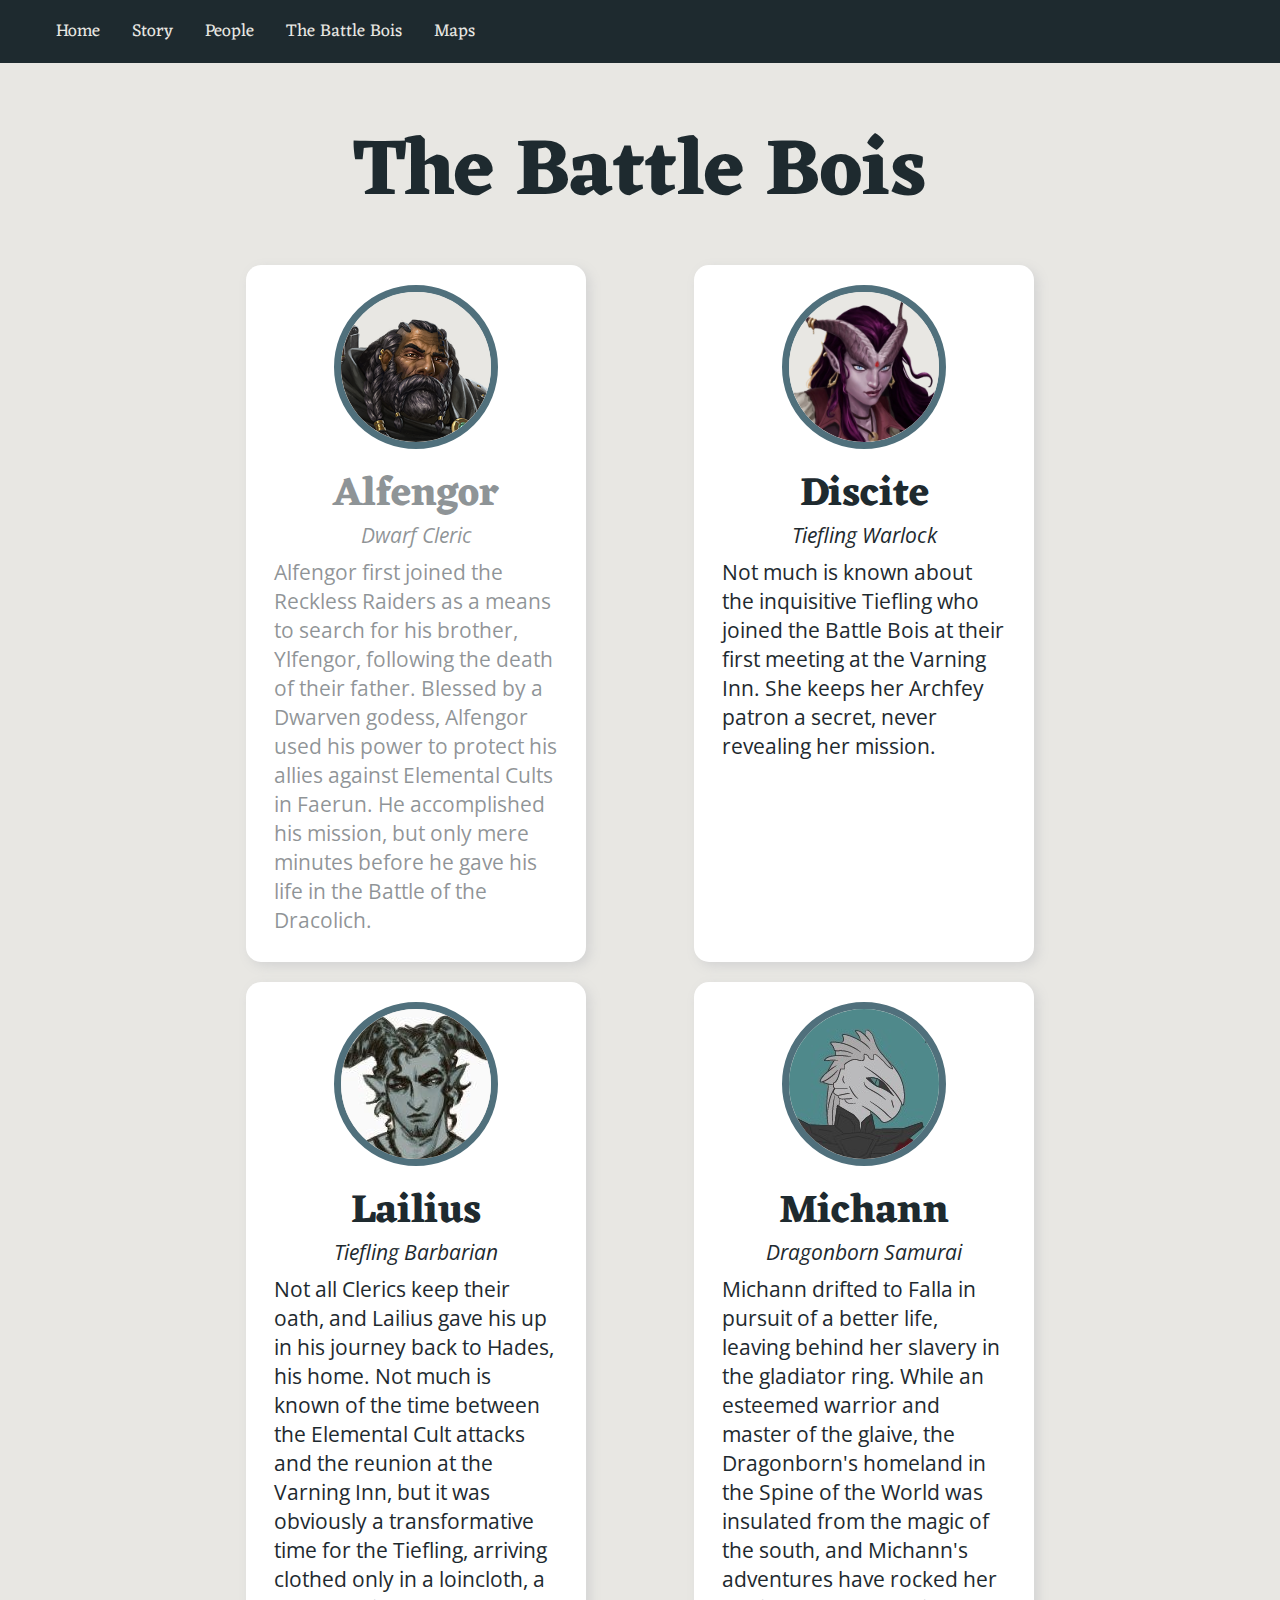
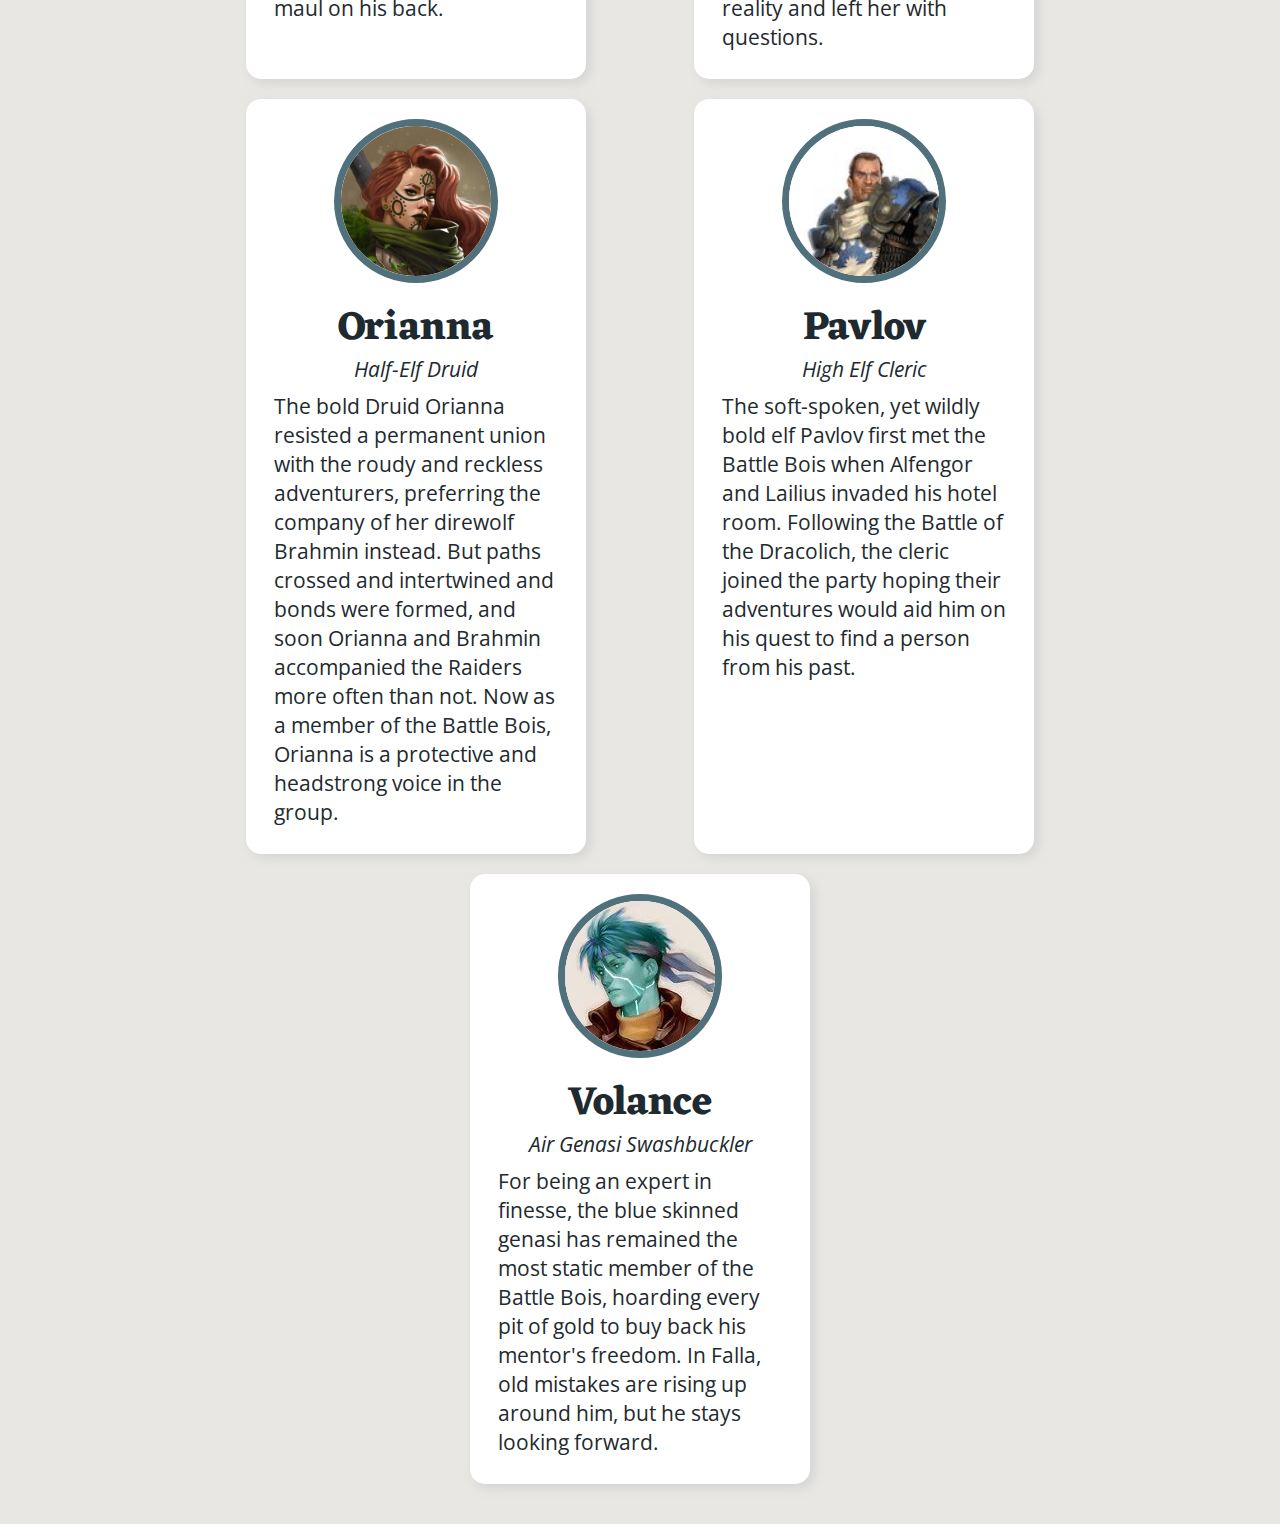
<file: battleBois.html>
<!DOCTYPE html>
<html lang="en" dir="ltr">

<head>
  <meta charset="utf-8">
  <meta name="viewport" content="max-width=800px, initial-scale=1.0">
  <title>The Falla Crisis - The Battle Bois</title>
  <link rel="stylesheet" href="battleBois.css">
  <link href="https://fonts.googleapis.com/css?family=Eczar:600|Open+Sans" rel="stylesheet">
  <link rel="icon" href="images/favicon.png">

</head>

<body>
  <nav>
    <ul>
      <a href="index.html">
        <li>Home</li>
      </a>

      <a href="story.html">
        <li>Story</li>
      </a>

      <a href="people.html">
        <li>People</li>
      </a>

      <a href="battleBois.html">
        <li>The Battle Bois</li>
      </a>

      <a href="maps.html">
        <li>Maps</li>
      </a>
    </ul>
    <a href="#" id='menu-icon'></a>
  </nav>

  <article class="container">
    <h1>The Battle Bois</h1>
    <section id="alfengor" class="deceased">
      <div class="imgcontainer">
        <img src="images/alfengor.png" alt="Alfengor" id="alfengor-img">
      </div>
      <h2>Alfengor</h2>
      <p class="subtitle"><em>Dwarf Cleric</em></p>
      <p>Alfengor first joined the Reckless Raiders as a means to search for his brother, Ylfengor, following the death of their father. Blessed by a Dwarven godess, Alfengor used his power to protect his allies against Elemental Cults in Faerun. He
        accomplished his mission, but only mere minutes before he gave his life in the
        Battle of the Dracolich. </p>
    </section>

    <section id="discite">
      <div class="imgcontainer">
        <img src="images/discite.jpg" alt="Discite" id="discite-img">
      </div>
      <h2>Discite</h2>
      <p class="subtitle"><em>Tiefling Warlock</em></p>
      <p>Not much is known about the inquisitive Tiefling who joined the Battle Bois at their first meeting at the Varning Inn. She keeps her Archfey patron a secret, never revealing her mission.</p>
    </section>

    <section id="lailius">
      <div class="imgcontainer">
        <img src="images/lailius.jpg" alt="Lailius" id="lailius-img">
      </div>
      <h2>Lailius</h2>
      <p class="subtitle"><em>Tiefling Barbarian</em></p>
      <p>Not all Clerics keep their oath, and Lailius gave his up in his journey back to Hades, his home. Not much is known of the time between the Elemental Cult attacks and the reunion at the Varning Inn, but it was obviously a transformative time
        for the Tiefling, arriving clothed only in a loincloth, a maul on his back.</p>
    </section>

    <section id="michann">
      <div class="imgcontainer">
        <img src="images/michann.JPG" alt="Michann" id="michann-img">
      </div>
      <h2>Michann</h2>
      <p class="subtitle"><em>Dragonborn Samurai</em></p>
      <p>Michann drifted to Falla in pursuit of a better life, leaving behind her slavery in the gladiator ring. While an esteemed warrior and master of the glaive, the Dragonborn's homeland in the Spine of the World was insulated from the magic of
        the south, and Michann's adventures have rocked her reality and left her with questions.</p>
    </section>

    <section id="orianna">
      <div class="imgcontainer">
        <img src="images/orianna.jpg" alt="" id="orianna-img">
      </div>
      <h2>Orianna</h2>
      <p class="subtitle"><em>Half-Elf Druid</em></p>
      <p>The bold Druid Orianna resisted a permanent union with the roudy and reckless adventurers, preferring the company of her direwolf Brahmin instead. But paths crossed and intertwined and bonds were formed, and soon Orianna and Brahmin
        accompanied the Raiders more often than not. Now as a member of the Battle Bois, Orianna is a protective and headstrong voice in the group.</p>
    </section>

    <section id="pavlov">
      <div class="imgcontainer">
        <img src="images/pavlov.jpg" alt="" id="pavlov-img">
      </div>
      <h2>Pavlov</h2>
      <p class="subtitle"><em>High Elf Cleric</em></p>
      <p>The soft-spoken, yet wildly bold elf Pavlov first met the Battle Bois when Alfengor and Lailius invaded his hotel room. Following the Battle of the Dracolich, the cleric joined the party hoping their adventures would aid him on his quest to
        find a person from his past.</p>
    </section>

    <section id="volance">
      <div class="imgcontainer">
        <img src="images/volance.jpg" alt="volance">
      </div>
      <h2>Volance</h2>
      <p class="subtitle"><em>Air Genasi Swashbuckler</em></p>
      <p>For being an expert in finesse, the blue skinned genasi has remained the most static member of the Battle Bois, hoarding every pit of gold to buy back his mentor's freedom. In Falla, old mistakes are rising up around him, but he stays
        looking forward.</p>
    </section>
  </article>

</body>

</html>
</file>
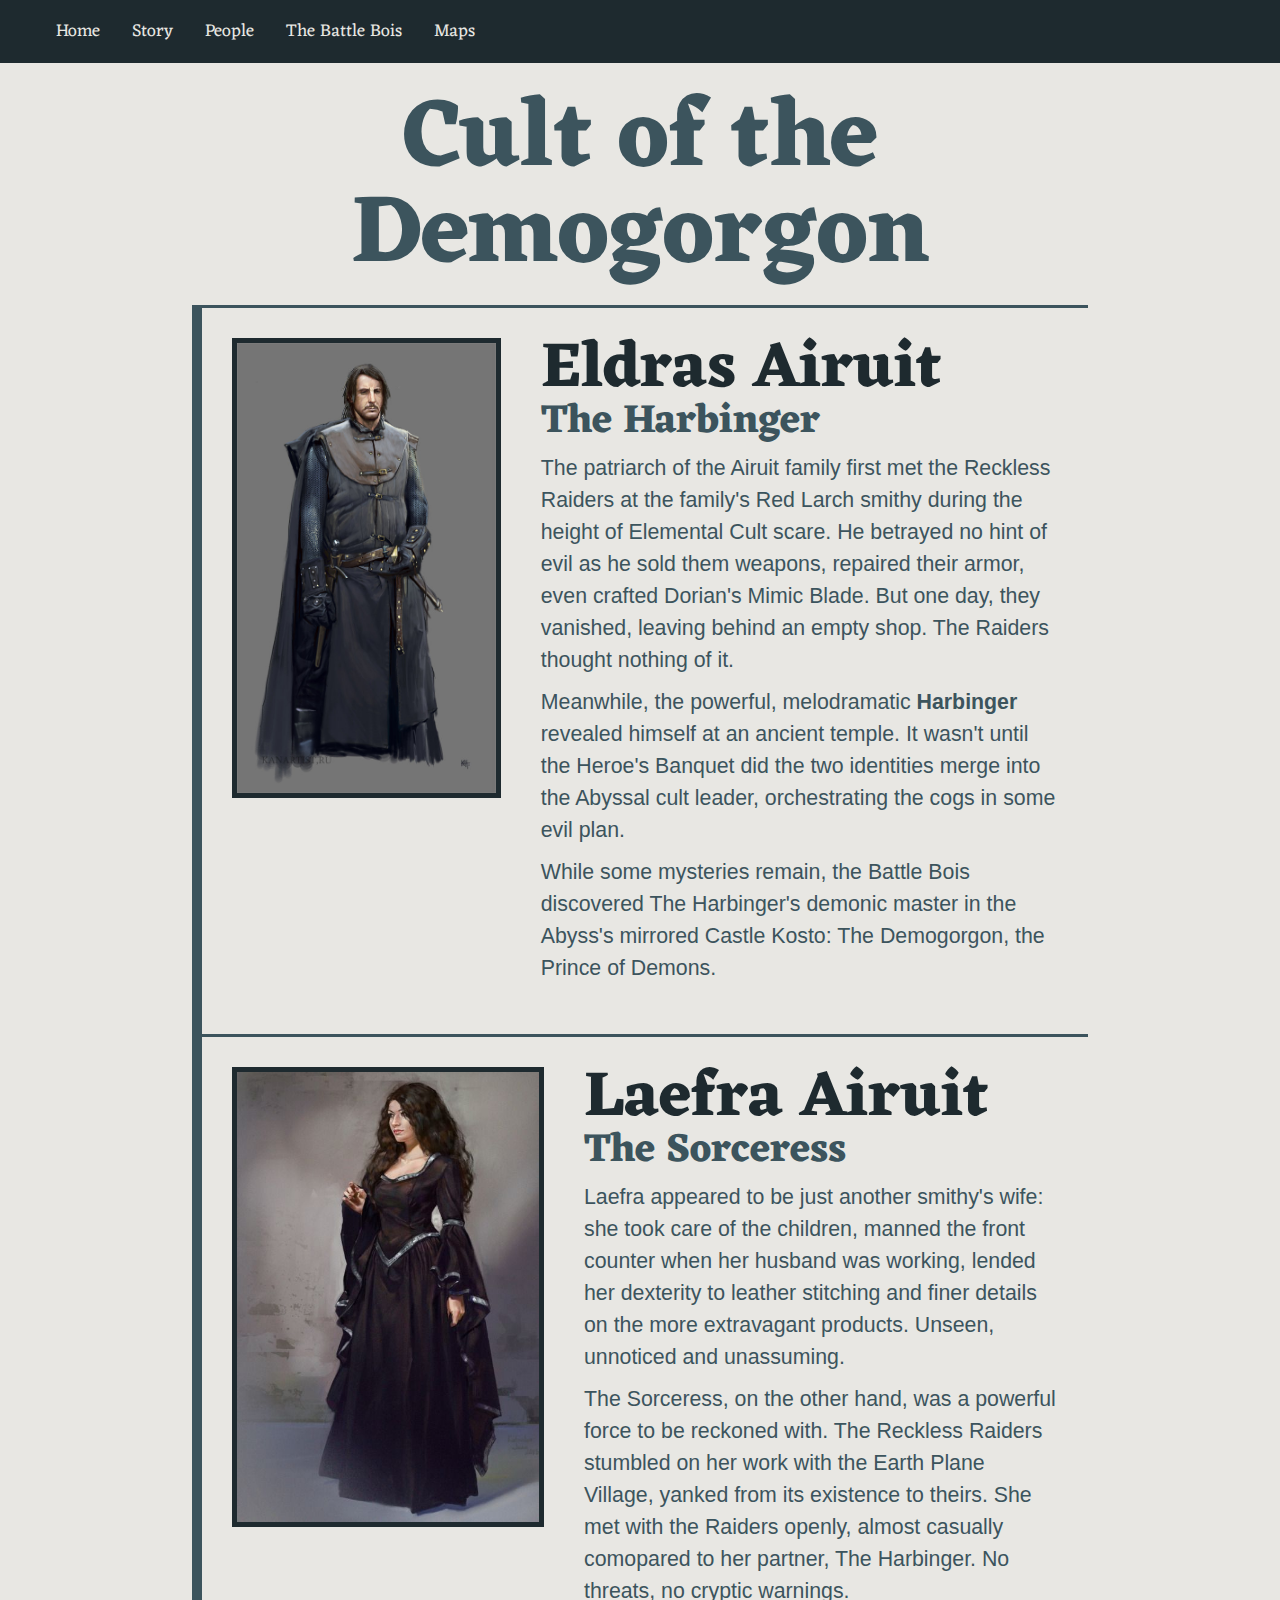
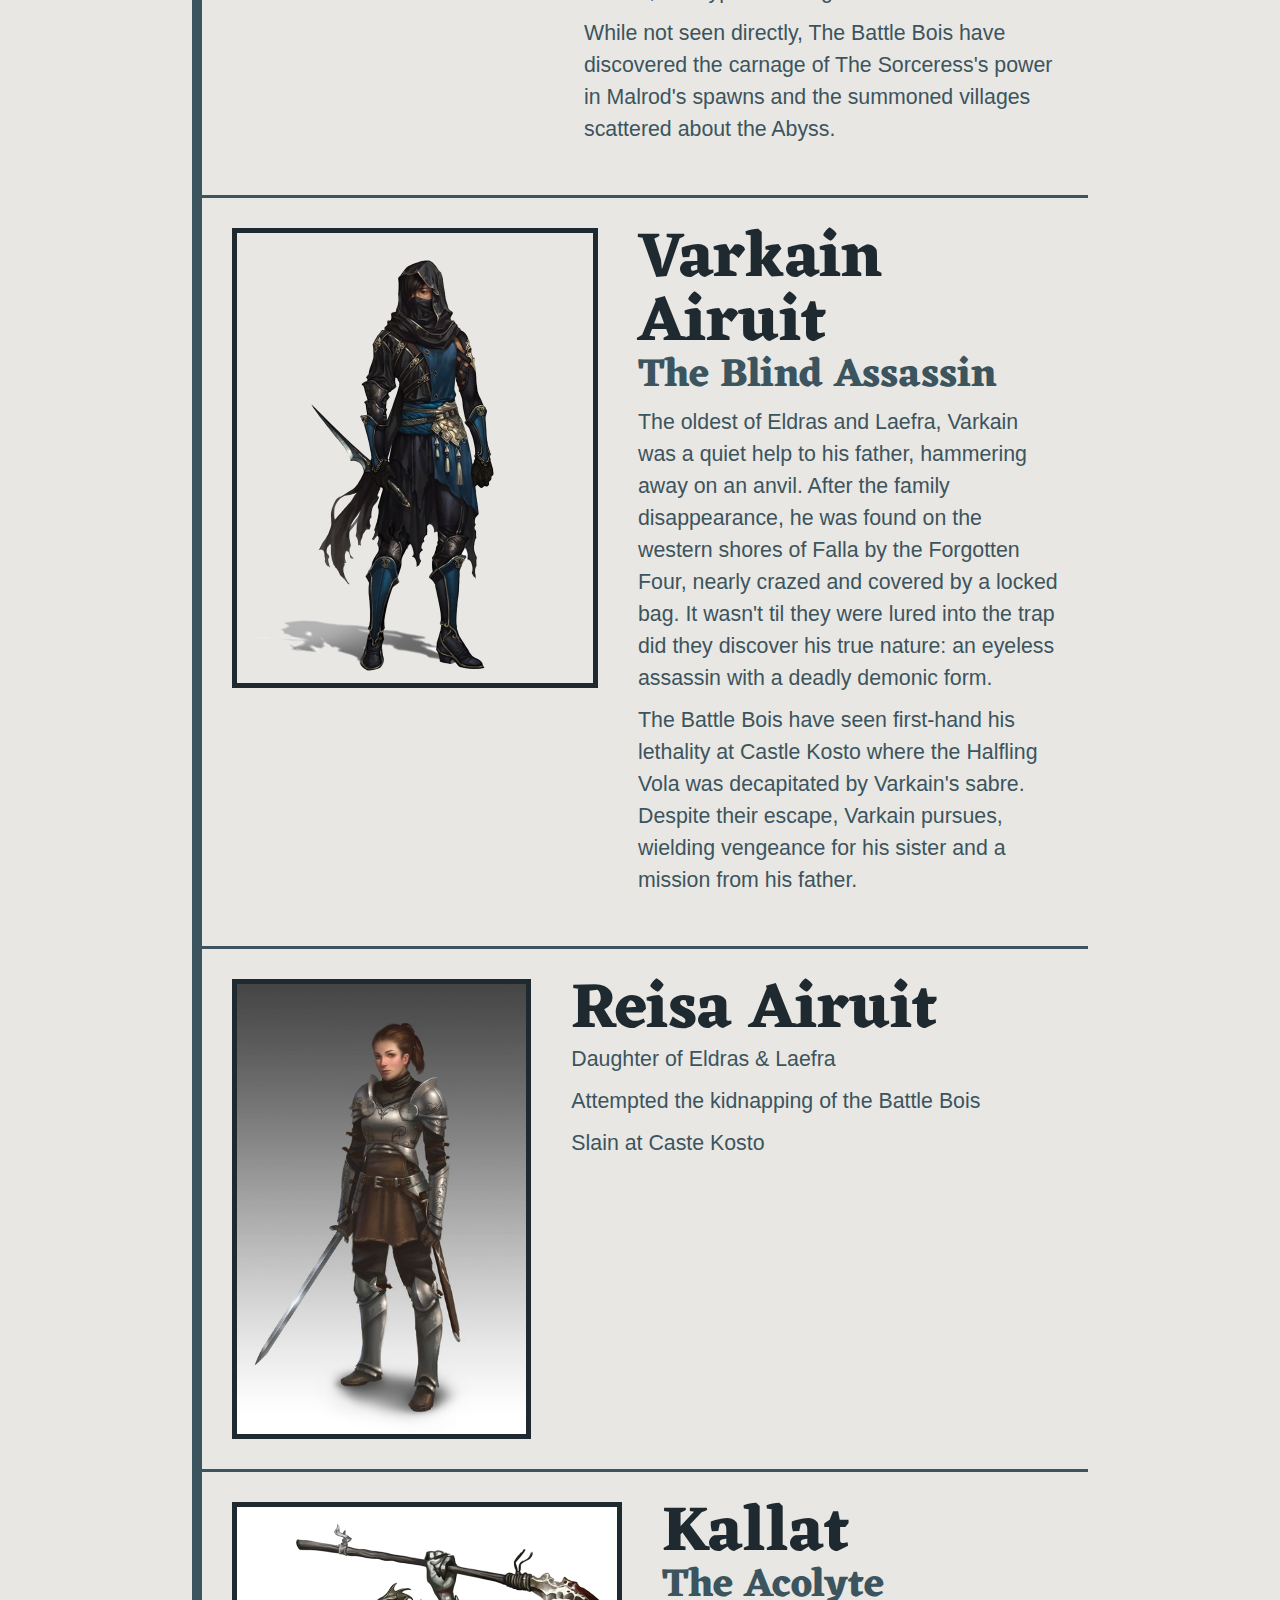
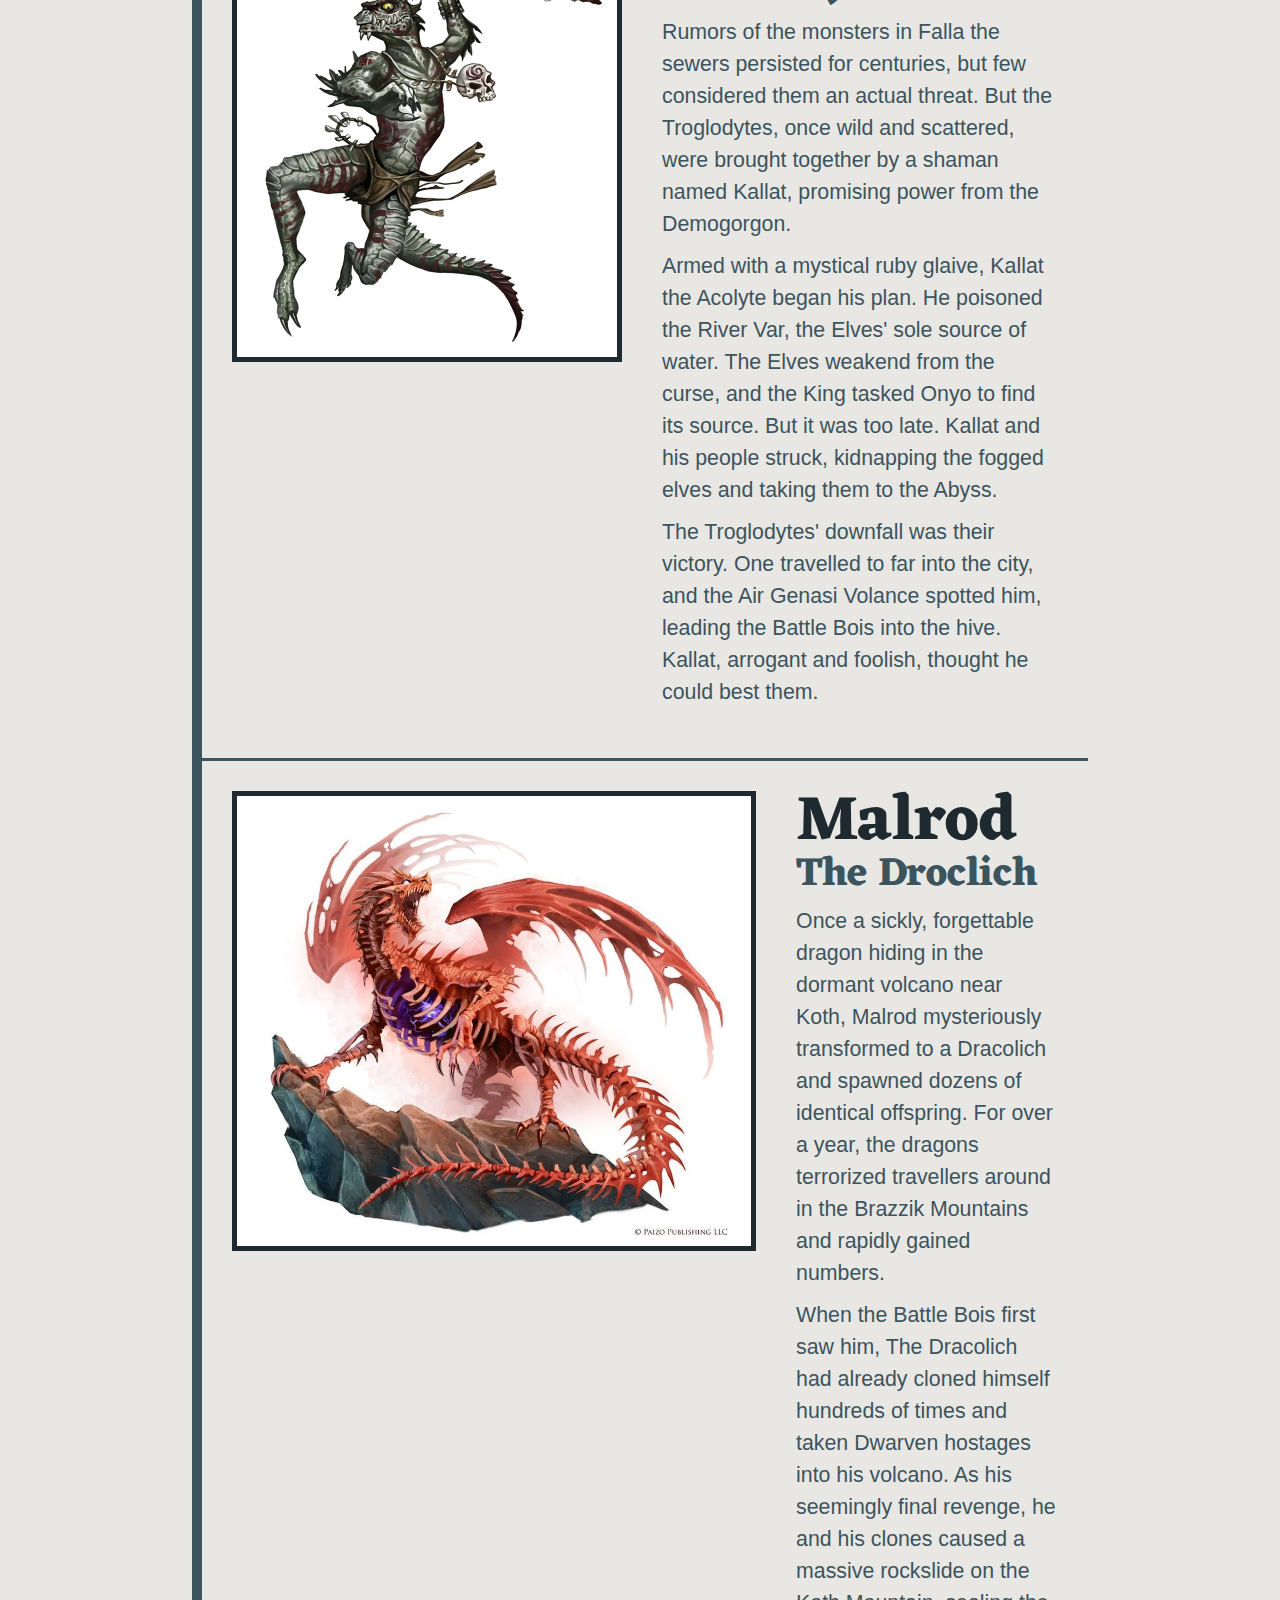
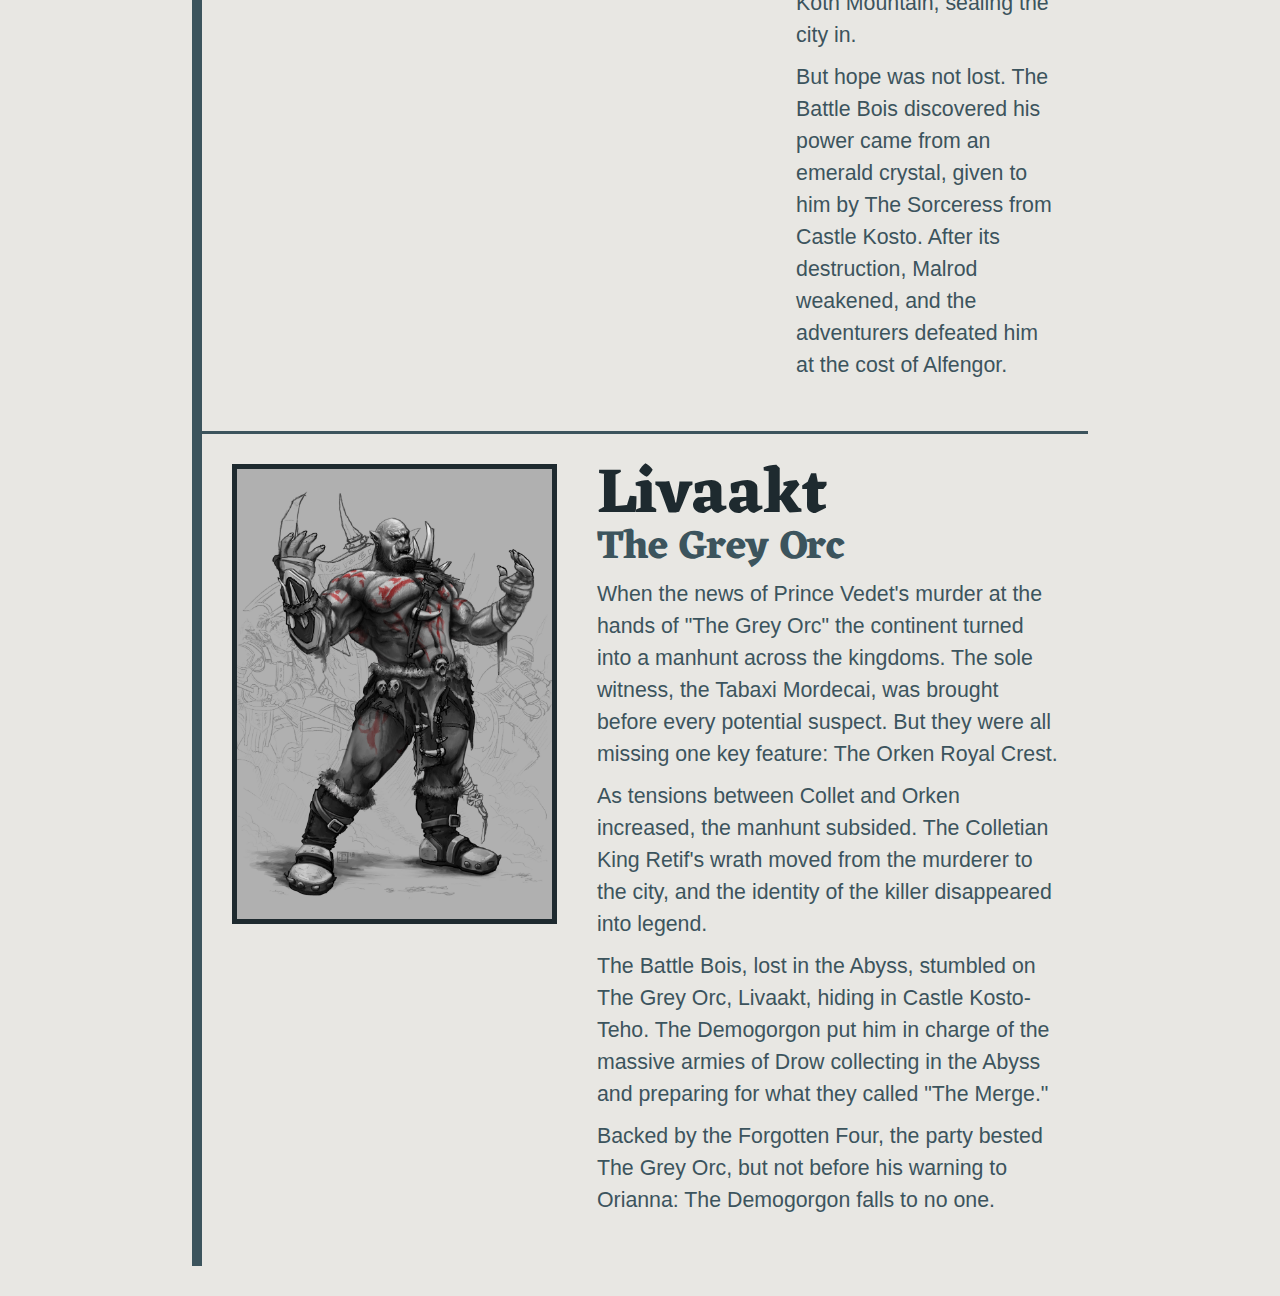
<file: people.html>
<!DOCTYPE html>
<html lang="en" dir="ltr">

<head>
  <meta charset="utf-8">
  <meta name="viewport" content="max-width=800px, initial-scale=1.0">
  <title>The Falla Crisis - People</title>
  <link rel="stylesheet" href="people.css">
  <link href="https://fonts.googleapis.com/css?family=Eczar:600|Open+Sans" rel="stylesheet">
  <link rel="icon" href="images/favicon.png">
</head>

<body>
  <nav>
    <ul>
      <a href="index.html">
        <li>Home</li>
      </a>

      <a href="story.html">
        <li>Story</li>
      </a>

      <a href="people.html">
        <li>People</li>
      </a>

      <a href="battleBois.html">
        <li>The Battle Bois</li>
      </a>

      <a href="maps.html">
        <li>Maps</li>
      </a>
    </ul>
    <a href="#" id='menu-icon'></a>
  </nav>

  <section>

    <div class="group">
      <h2 class="group-heading">Cult of the Demogorgon</h2>

      <div class="person">
        <img src="images/Eldras.jpg" alt="Eldras" class="person-image">
        <div class="person-content">
          <div class="person-heading">
            <h3 class="-name">Eldras Airuit</h3>
            <h4 class="-title">The Harbinger</h4>
          </div>
          <div class="person-text">
            <p>The patriarch of the Airuit family first met the Reckless Raiders at the family's Red Larch smithy during the height of Elemental Cult scare. He betrayed no hint of evil as he sold them weapons, repaired their armor, even crafted
              Dorian's Mimic Blade. But one day, they vanished, leaving behind an empty shop. The Raiders thought nothing of it.</p>
            <p>Meanwhile, the powerful, melodramatic <strong>Harbinger</strong> revealed himself at an ancient temple. It wasn't until the Heroe's Banquet did the two identities merge into the Abyssal cult leader, orchestrating the cogs in some evil
              plan.</p>
            <p>While some mysteries remain, the Battle Bois discovered The Harbinger's demonic master in the Abyss's mirrored Castle Kosto: The Demogorgon, the Prince of Demons. </p>
          </div>
        </div>
      </div>

      <div class="person">
        <img src="images/laefra.jpg" alt="Laefra" class="person-image">
        <div class="person-content">
          <div class="person-heading">
            <h3 class="-name">Laefra Airuit</h3>
            <h4 class="-title">The Sorceress</h4>
          </div>
          <div class="person-text">
            <p>Laefra appeared to be just another smithy's wife: she took care of the children, manned the front counter when her husband was working, lended her dexterity to leather stitching and finer details on the more extravagant products.
              Unseen, unnoticed and unassuming.</p>
            <p>The Sorceress, on the other hand, was a powerful force to be reckoned with. The Reckless Raiders stumbled on her work with the Earth Plane Village, yanked from its existence to theirs. She met with the Raiders openly, almost casually
              comopared to her partner, The Harbinger. No threats, no cryptic warnings.</p>
            <p>While not seen directly, The Battle Bois have discovered the carnage of The Sorceress's power in Malrod's spawns and the summoned villages scattered about the Abyss.</p>
          </div>
        </div>
      </div>

      <div class="person">
        <img src="images/varkain.jpg" alt="Varkain" class="person-image">
        <div class="person-content">
          <div class="person-heading">
            <h3 class="-name">Varkain Airuit</h3>
            <h4 class="-title">The Blind Assassin</h4>
          </div>
          <div class="person-text">
            <p>The oldest of Eldras and Laefra, Varkain was a quiet help to his father, hammering away on an anvil. After the family disappearance, he was found on the western shores of Falla by the Forgotten Four, nearly crazed and covered by a
              locked bag. It wasn't til they were lured into the trap did they discover his true nature: an eyeless assassin with a deadly demonic form.</p>
            <p>The Battle Bois have seen first-hand his lethality at Castle Kosto where the Halfling Vola was decapitated by Varkain's sabre. Despite their escape, Varkain pursues, wielding vengeance for his sister and a mission from his father.</p>
          </div>
        </div>
      </div>

      <div class="person">
        <img src="images/reisa.jpg" alt="Reisa" class="person-image">
        <div class="person-content">
          <div class="person-heading">
            <h3 class="-name">Reisa Airuit</h3>
          </div>
          <div class="person-text">
            <p>Daughter of Eldras & Laefra</p>
            <p>Attempted the kidnapping of the Battle Bois</p>
            <p>Slain at Caste Kosto</p>
          </div>
        </div>
      </div>

      <div class="person">
        <img src="images/kallat.png" alt="Kallat" class="person-image">
        <div class="person-content">
          <div class="person-heading">
            <h3 class="-name">Kallat</h3>
            <h4 class="-title">The Acolyte</h4>
          </div>
          <div class="person-text">
            <p>Rumors of the monsters in Falla the sewers persisted for centuries, but few considered them an actual threat. But the Troglodytes, once wild and scattered, were brought together by a shaman named Kallat, promising power from the
              Demogorgon.</p>
            <p>Armed with a mystical ruby glaive, Kallat the Acolyte began his plan. He poisoned the River Var, the Elves' sole source of water. The Elves weakend from the curse, and the King tasked Onyo to find its source. But it was too late.
              Kallat
              and his people struck, kidnapping the fogged elves and taking them to the Abyss.</p>
            <p>The Troglodytes' downfall was their victory. One travelled to far into the city, and the Air Genasi Volance spotted him, leading the Battle Bois into the hive. Kallat, arrogant and foolish, thought he could best them. </p>
          </div>
        </div>
      </div>

      <div class="person">
        <img src="images/malrod.jpg" alt="Malrod" class="person-image">
        <div class="person-content">
          <div class="person-heading">
            <h3 class="-name">Malrod</h3>
            <h4 class="-title">The Droclich</h4>
          </div>
          <div class="person-text">
            <p>Once a sickly, forgettable dragon hiding in the dormant volcano near Koth, Malrod mysteriously transformed to a Dracolich and spawned dozens of identical offspring. For over a year, the dragons terrorized travellers around in the
              Brazzik Mountains and rapidly gained numbers.</p>
            <p>When the Battle Bois first saw him, The Dracolich had already cloned himself hundreds of times and taken Dwarven hostages into his volcano. As his seemingly final revenge, he and his clones caused a massive rockslide on the Koth
              Mountain, sealing the city in.</p>
            <p>But hope was not lost. The Battle Bois discovered his power came from an emerald crystal, given to him by The Sorceress from Castle Kosto. After its destruction, Malrod weakened, and the adventurers defeated him at the cost of
              Alfengor.</p>
          </div>
        </div>
      </div>

      <div class="person">
        <img src="images/livaakt.jpg" alt="Livaakt" class="person-image">
        <div class="person-content">
          <div class="person-heading">
            <h3 class="-name">Livaakt</h3>
            <h4 class="-title">The Grey Orc</h4>
          </div>
          <div class="person-text">
            <p>When the news of Prince Vedet's murder at the hands of "The Grey Orc" the continent turned into a manhunt across the kingdoms. The sole witness, the Tabaxi Mordecai, was brought before every potential suspect. But they were all
              missing
              one key feature: The Orken Royal Crest.</p>
            <p>As tensions between Collet and Orken increased, the manhunt subsided. The Colletian King Retif's wrath moved from the murderer to the city, and the identity of the killer disappeared into legend.</p>
            <p>The Battle Bois, lost in the Abyss, stumbled on The Grey Orc, Livaakt, hiding in Castle Kosto-Teho. The Demogorgon put him in charge of the massive armies of Drow collecting in the Abyss and preparing for what they called "The Merge."</p>
            <p>Backed by the Forgotten Four, the party bested The Grey Orc, but not before his warning to Orianna: The Demogorgon falls to no one. </p>
          </div>
        </div>

      </div>

    </div>
  </section>
</body>

</html>
</file>
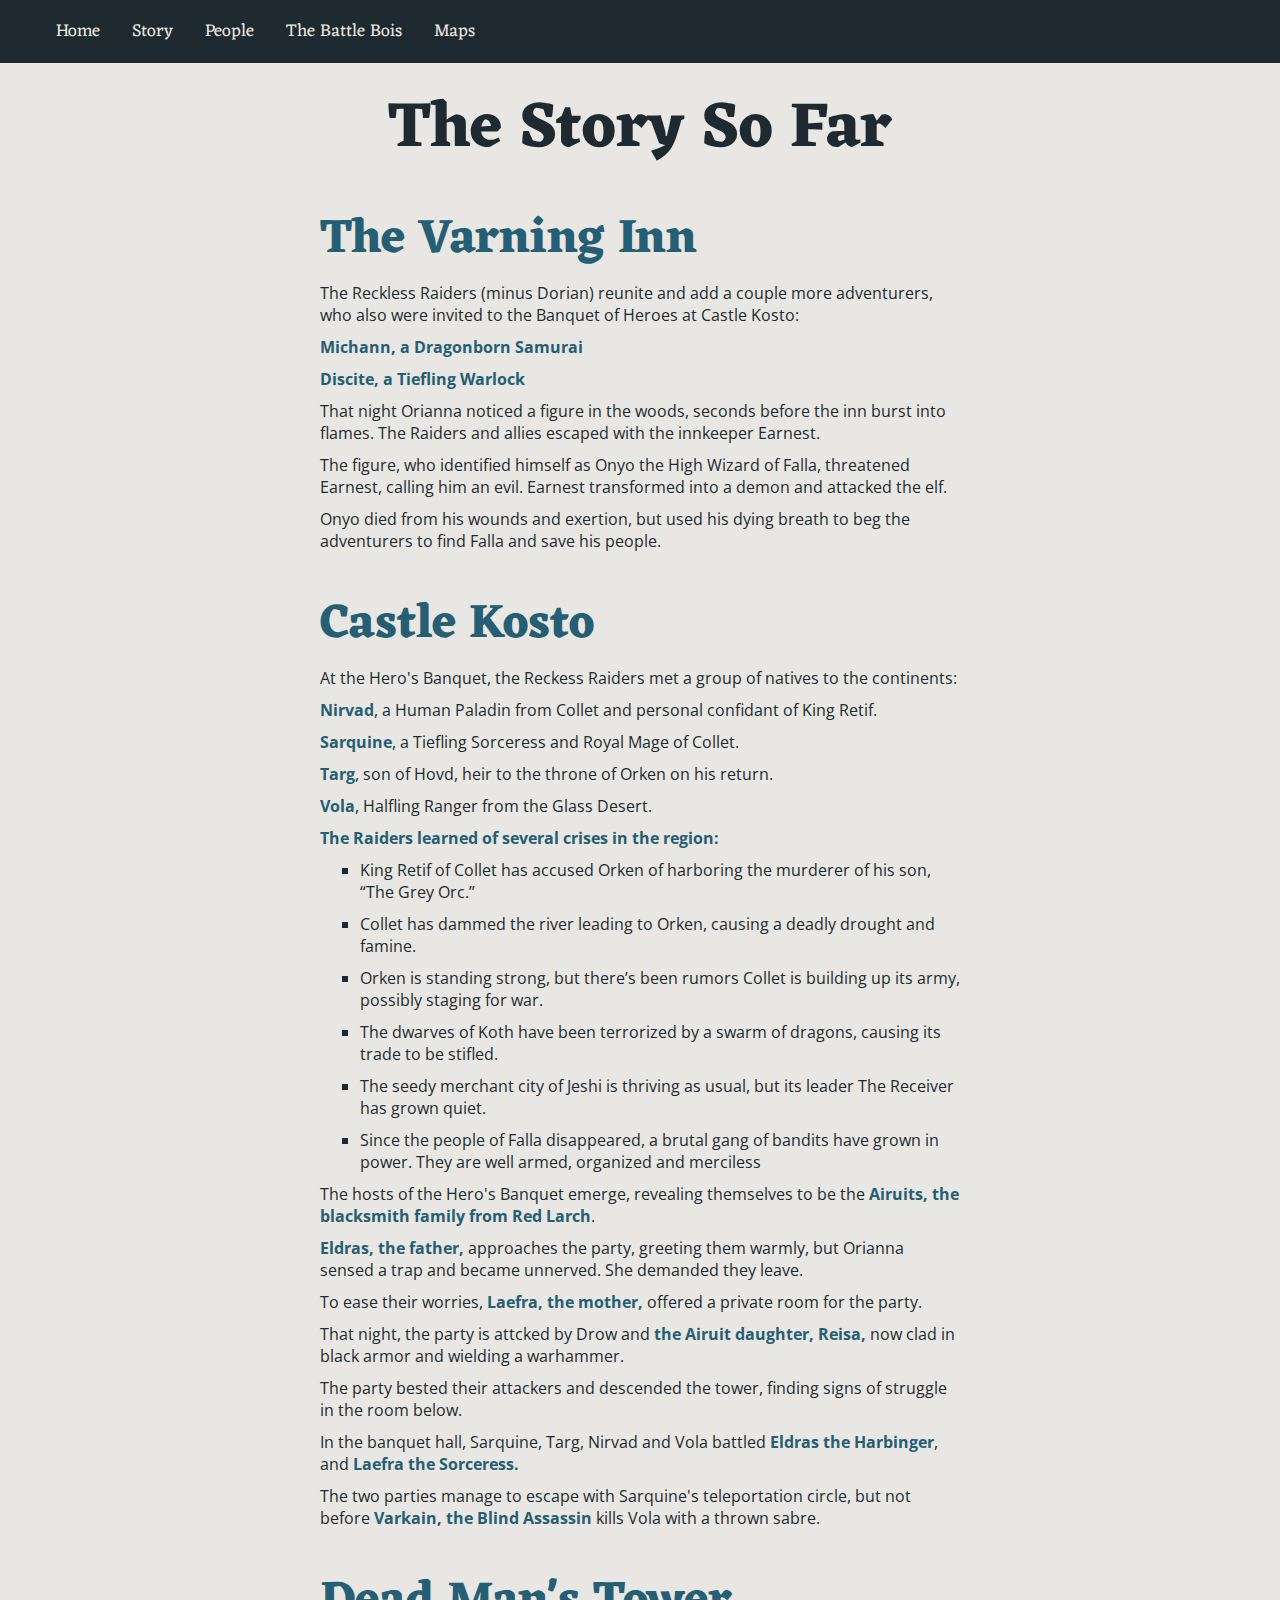
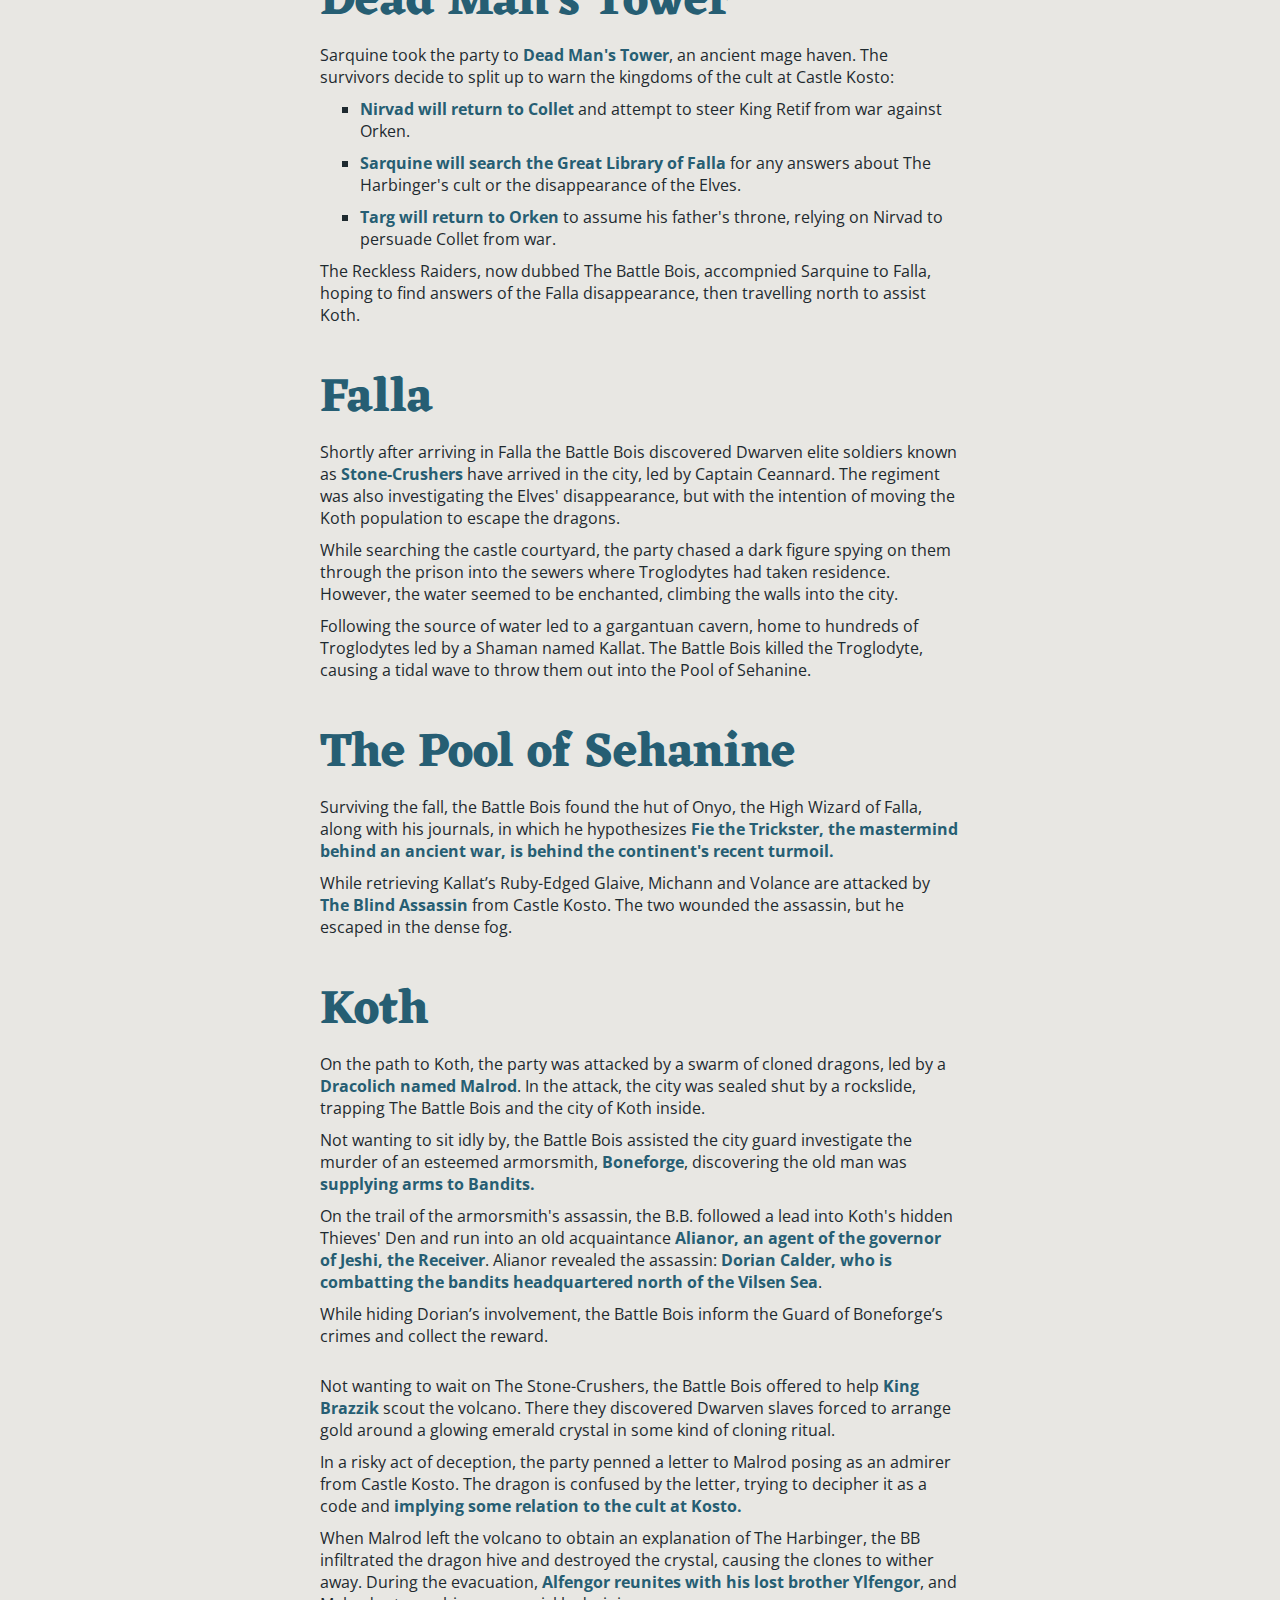
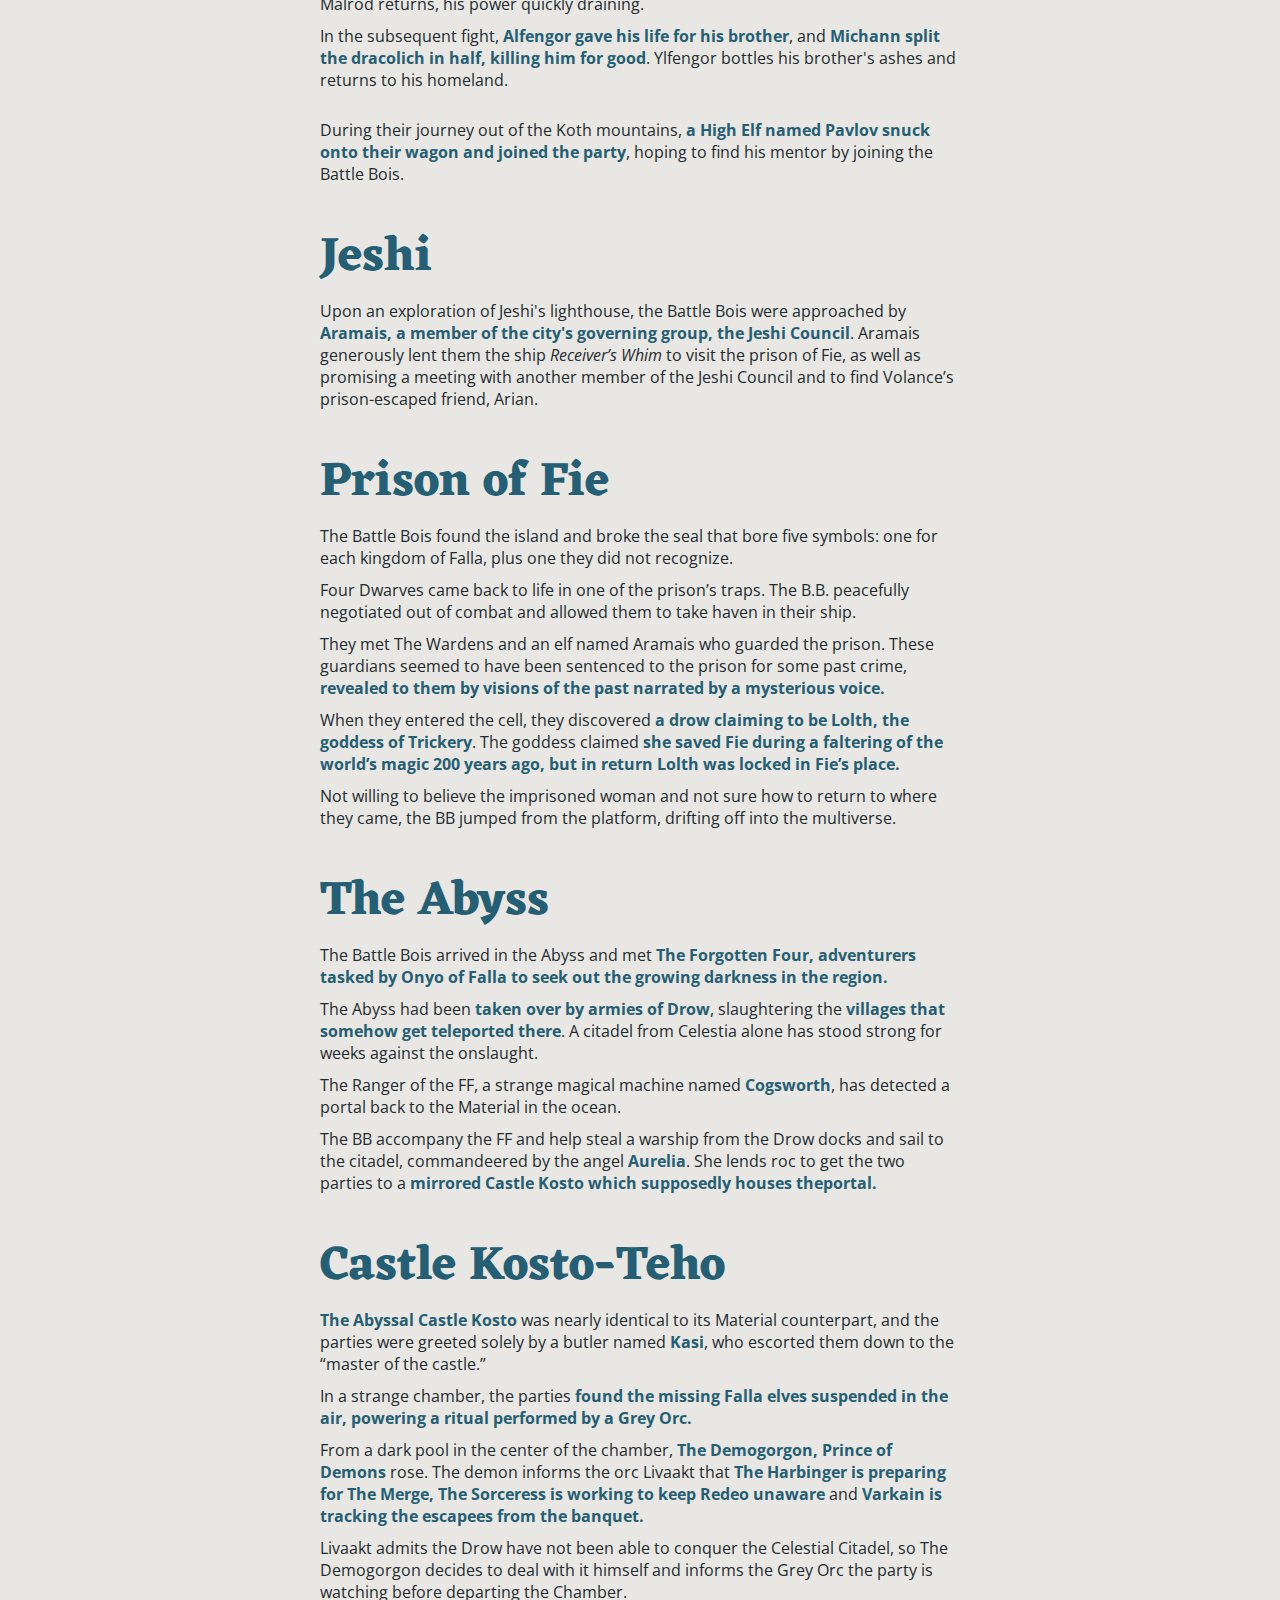
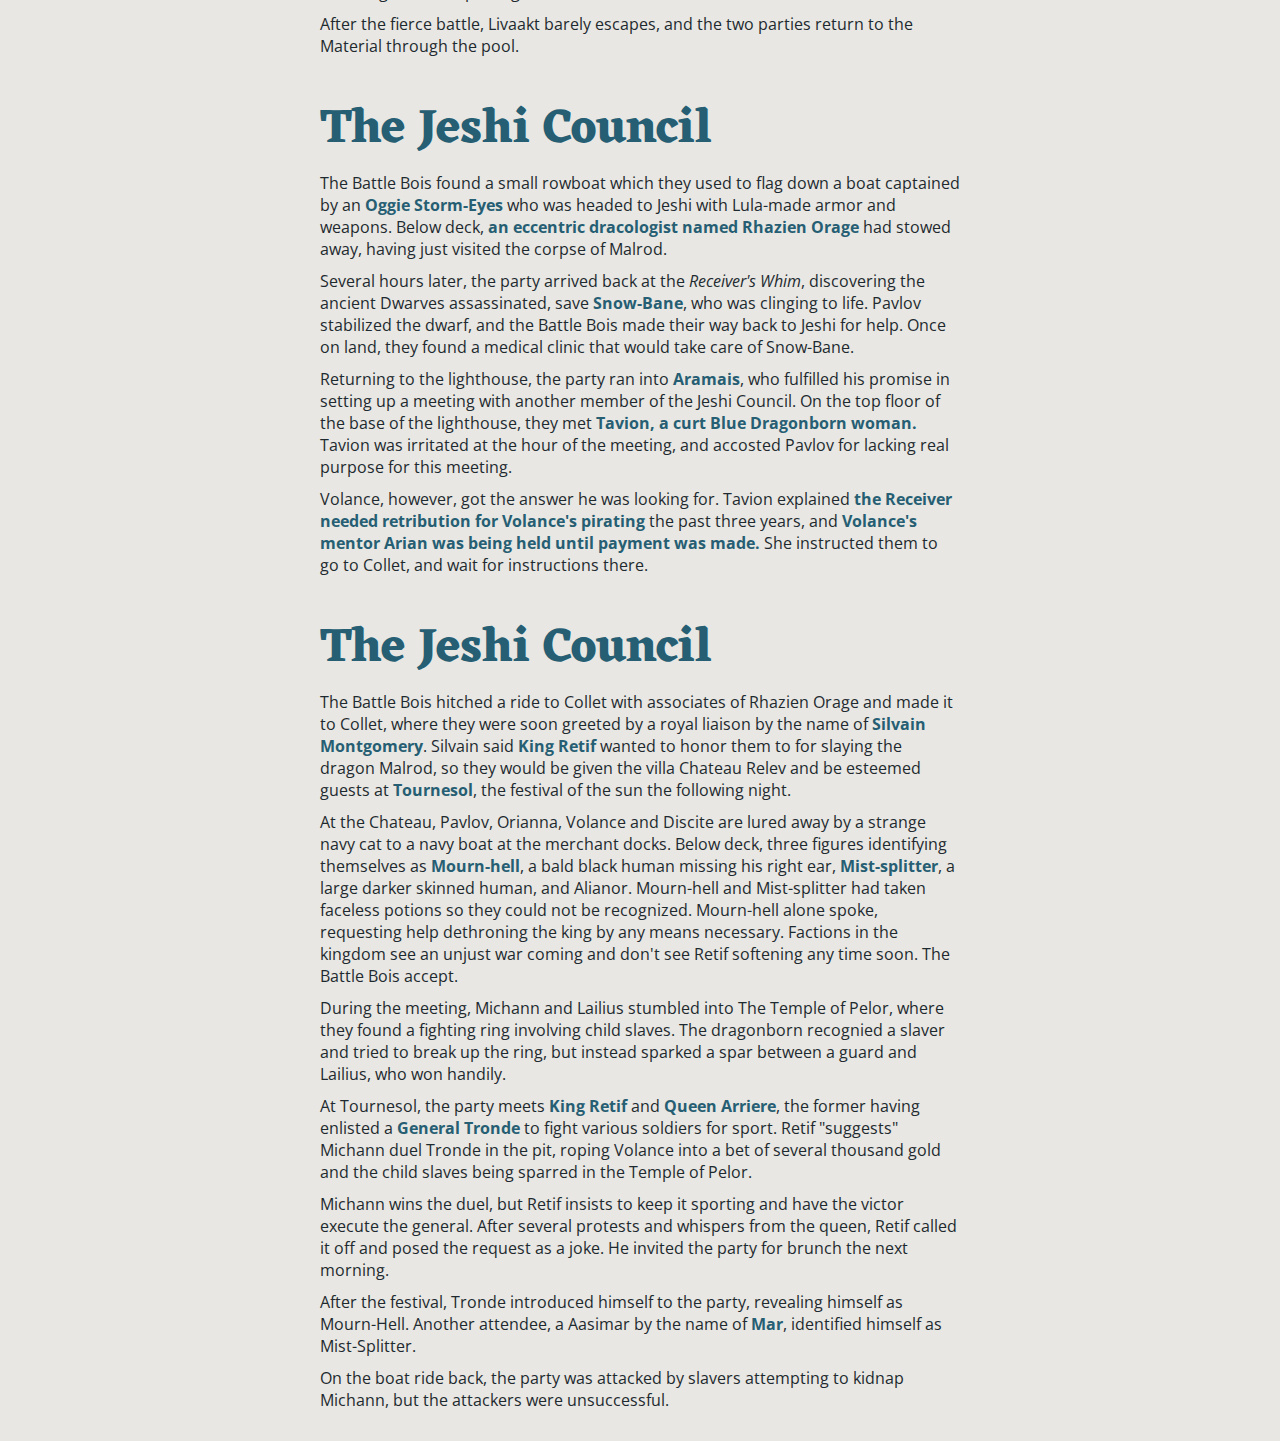
<file: story.html>
<!DOCTYPE html>
<html lang="en" dir="ltr">

<head>
  <meta charset="utf-8">
  <meta name="viewport" content="max-width=800px, initial-scale=1.0">
  <title>The Falla Crisis - Story</title>
  <link rel="stylesheet" href="story.css">
  <link href="https://fonts.googleapis.com/css?family=Eczar:600|Open+Sans" rel="stylesheet">
  <link rel="icon" href="images/favicon.png">
</head>

<body>
  <nav>
    <ul>
      <a href="index.html">
        <li>Home</li>
      </a>

      <a href="story.html">
        <li>Story</li>
      </a>

      <a href="people.html">
        <li>People</li>
      </a>

      <a href="battleBois.html">
        <li>The Battle Bois</li>
      </a>

      <a href="maps.html">
        <li>Maps</li>
      </a>
    </ul>
    <a href="#" id='menu-icon'></a>
  </nav>

  <article>
    <h1>The Story So Far</h1>

    <!-- <ul id="cityNav">
      <li><a href="#varningInn">Varning Inn</a></li>
      <li><a href="#castleKosto">Castle Kosto</a></li>
      <li><a href="#falla">Falla</a></li>
      <li><a href="#koth">Koth</a></li>
      <li><a href="#jeshi">Jeshi</a></li>
      <li><a href="#abyss">The Abyss</a></li>
    </ul>
-->
    <section id='varningInn'>
      <h2>The Varning Inn</h2>
      <p>The Reckless Raiders (minus Dorian) reunite and add a couple more adventurers, who also were invited to the Banquet of Heroes at Castle Kosto:</p>
      <p class='inset'><strong>Michann, a Dragonborn Samurai</strong></p>
      <p class="inset"><strong>Discite, a Tiefling Warlock</strong></p>
      <p>That night Orianna noticed a figure in the woods, seconds before the inn burst into flames. The Raiders and allies escaped with the innkeeper Earnest.</p>
      <p>The figure, who identified himself as Onyo the High Wizard of Falla, threatened Earnest, calling him an evil. Earnest transformed into a demon and attacked the elf.</p>
      <p>Onyo died from his wounds and exertion, but used his dying breath to beg the adventurers to find Falla and save his people.</p>
    </section>

    <section id='castleKosto'>
      <h2>Castle Kosto</h2>
      <p>At the Hero's Banquet, the Reckess Raiders met a group of natives to the continents:</p>
      <p><strong>Nirvad</strong>, a Human Paladin from Collet and personal confidant of King Retif.</p>
      <p><strong>Sarquine</strong>, a Tiefling Sorceress and Royal Mage of Collet.</p>
      <p><strong>Targ</strong>, son of Hovd, heir to the throne of Orken on his return.</p>
      <p><strong>Vola</strong>, Halfling Ranger from the Glass Desert.</p>
      <p><strong>The Raiders learned of several crises in the region:</strong></p>
      <ul>
        <li>King Retif of Collet has accused Orken of harboring the murderer of his son, “The Grey Orc.”</li>
        <li>Collet has dammed the river leading to Orken, causing a deadly drought and famine.</li>
        <li>Orken is standing strong, but there’s been rumors Collet is building up its army, possibly staging for war.</li>
        <li>The dwarves of Koth have been terrorized by a swarm of dragons, causing its trade to be stifled.</li>
        <li>The seedy merchant city of Jeshi is thriving as usual, but its leader The Receiver has grown quiet.</li>
        <li>Since the people of Falla disappeared, a brutal gang of bandits have grown in power. They are well armed, organized and merciless</li>
      </ul>
      <p>The hosts of the Hero's Banquet emerge, revealing themselves to be the <strong>Airuits, the blacksmith family from Red Larch</strong>.</p>
      <p><strong>Eldras, the father,</strong> approaches the party, greeting them warmly, but Orianna sensed a trap and became unnerved. She demanded they leave.</p>
      <p>To ease their worries, <strong>Laefra, the mother,</strong> offered a private room for the party.</p>
      <p>That night, the party is attcked by Drow and <strong>the Airuit daughter, Reisa, </strong>now clad in black armor and wielding a warhammer.</p>
      <p>The party bested their attackers and descended the tower, finding signs of struggle in the room below.</p>
      <p>In the banquet hall, Sarquine, Targ, Nirvad and Vola battled <strong>Eldras the Harbinger</strong>, and<strong> Laefra the Sorceress.</strong></p>
      <p>The two parties manage to escape with Sarquine's teleportation circle, but not before <strong>Varkain, the Blind Assassin</strong> kills Vola with a thrown sabre.</p>
    </section>

    <section id='deadMansTower'>
      <h2>Dead Man's Tower</h2>
      <p>Sarquine took the party to <strong>Dead Man's Tower</strong>, an ancient mage haven. The survivors decide to split up to warn the kingdoms of the cult at Castle Kosto:</p>
      <ul>
        <li><strong>Nirvad will return to Collet</strong> and attempt to steer King Retif from war against Orken.</li>
        <li><strong>Sarquine will search the Great Library of Falla</strong> for any answers about The Harbinger's cult or the disappearance of the Elves.</li>
        <li><strong>Targ will return to Orken</strong> to assume his father's throne, relying on Nirvad to persuade Collet from war.</li>
      </ul>
      <p>The Reckless Raiders, now dubbed The Battle Bois, accompnied Sarquine to Falla, hoping to find answers of the Falla disappearance, then travelling north to assist Koth.</p>
    </section>

    <section id='falla'>
      <h2>Falla</h2>
      <p>Shortly after arriving in Falla the Battle Bois discovered Dwarven elite soldiers known as <strong>Stone-Crushers</strong> have arrived in the city, led by Captain Ceannard. The regiment was also investigating the Elves' disappearance, but
        with the intention of moving the Koth population to escape the dragons.</p>
      <p>While searching the castle courtyard, the party chased a dark figure spying on them through the prison into the sewers where Troglodytes had taken residence. However, the water seemed to be enchanted, climbing the walls into the city.</p>
      <p>Following the source of water led to a gargantuan cavern, home to hundreds of Troglodytes led by a Shaman named Kallat. The Battle Bois killed the Troglodyte, causing a tidal wave to throw them out into the Pool of Sehanine.</p>
    </section>

    <section id='poolOfSehanine'>
      <h2>The Pool of Sehanine</h2>
      <p>Surviving the fall, the Battle Bois found the hut of Onyo, the High Wizard of Falla, along with his journals, in which he hypothesizes <strong>Fie the Trickster, the mastermind behind an ancient war, is behind the continent's recent
          turmoil.</strong></p>
      <p>While retrieving Kallat’s Ruby-Edged Glaive, Michann and Volance are attacked by <strong>The Blind Assassin</strong> from Castle Kosto. The two wounded the assassin, but he escaped in the dense fog.</p>
    </section>

    <section id='koth'>
      <h2>Koth</h2>
      <p>On the path to Koth, the party was attacked by a swarm of cloned dragons, led by a <strong>Dracolich named Malrod</strong>. In the attack, the city was sealed shut by a rockslide, trapping The Battle Bois and the city of Koth inside.</p>
      <p>Not wanting to sit idly by, the Battle Bois assisted the city guard investigate the murder of an esteemed armorsmith, <strong>Boneforge</strong>, discovering the old man was <strong>supplying arms to Bandits.</strong></p>
      <p>On the trail of the armorsmith's assassin, the B.B. followed a lead into Koth's hidden Thieves' Den and run into an old acquaintance <strong>Alianor, an agent of the governor of Jeshi, the Receiver</strong>. Alianor revealed the assassin:
        <strong>Dorian Calder, who is combatting the bandits headquartered north of the Vilsen Sea</strong>.</p>
      <p>While hiding Dorian’s involvement, the Battle Bois inform the Guard of Boneforge’s crimes and collect the reward.</p>
      <br>
      <p>Not wanting to wait on The Stone-Crushers, the Battle Bois offered to help <strong>King Brazzik</strong> scout the volcano. There they discovered Dwarven slaves forced to arrange gold around a glowing emerald crystal in some kind of cloning
        ritual.</p>
      <p>In a risky act of deception, the party penned a letter to Malrod posing as an admirer from Castle Kosto. The dragon is confused by the letter, trying to decipher it as a code and <strong>implying some relation to the cult at Kosto.</strong></p>
      <p>When Malrod left the volcano to obtain an explanation of The Harbinger, the BB infiltrated the dragon hive and destroyed the crystal, causing the clones to wither away. During the evacuation, <strong>Alfengor reunites with his lost brother
          Ylfengor</strong>, and Malrod returns, his power quickly draining.</p>
      <p>In the subsequent fight, <strong>Alfengor gave his life for his brother</strong>, and <strong>Michann split the dracolich in half, killing him for good</strong>. Ylfengor bottles his brother's ashes and returns to his homeland.</p>
      <br>
      <p>During their journey out of the Koth mountains, <strong>a High Elf named Pavlov snuck onto their wagon and joined the party</strong>, hoping to find his mentor by joining the Battle Bois.</p>
    </section>

    <section id='jeshi'>
      <h2>Jeshi</h2>
      <p>Upon an exploration of Jeshi's lighthouse, the Battle Bois were approached by <strong>Aramais, a member of the city's governing group, the Jeshi Council</strong>. Aramais generously lent them the ship <em>Receiver’s Whim</em> to visit the
        prison of Fie, as well as promising a meeting with another member of the Jeshi Council and to find Volance’s prison-escaped friend, Arian.</p>
    </section>

    <section id='prisonOfFie'>
      <h2>Prison of Fie</h2>
      <p>The Battle Bois found the island and broke the seal that bore five symbols: one for each kingdom of Falla, plus one they did not recognize.</p>
      <p>Four Dwarves came back to life in one of the prison’s traps. The B.B. peacefully negotiated out of combat and allowed them to take haven in their ship.</p>
      <p>They met The Wardens and an elf named Aramais who guarded the prison. These guardians seemed to have been sentenced to the prison for some past crime, <strong>revealed to them by visions of the past narrated by a mysterious voice.</strong></p>
      <p>When they entered the cell, they discovered <strong>a drow claiming to be Lolth, the goddess of Trickery</strong>. The goddess claimed <strong> she saved Fie during a faltering of the world’s magic 200 years ago, but in return Lolth was
          locked in Fie’s place.</strong></p>
      <p>Not willing to believe the imprisoned woman and not sure how to return to where they came, the BB jumped from the platform, drifting off into the multiverse.</p>
    </section>

    <section id='abyss'>
      <h2>The Abyss</h2>
      <p>The Battle Bois arrived in the Abyss and met <strong>The Forgotten Four, adventurers tasked by Onyo of Falla to seek out the growing darkness in the region.</strong>
        <p>
          <p>The Abyss had been <strong>taken over by armies of Drow</strong>, slaughtering the <strong>villages that somehow get teleported there</strong>. A citadel from Celestia alone has stood strong for weeks against the onslaught.</p>
          <p>The Ranger of the FF, a strange magical machine named <strong>Cogsworth</strong>, has detected a portal back to the Material in the ocean.</p>
          <p>The BB accompany the FF and help steal a warship from the Drow docks and sail to the citadel, commandeered by the angel <strong>Aurelia</strong>. She lends roc to get the two parties to a <strong>mirrored Castle Kosto which supposedly
              houses theportal.</strong></p>
    </section>

    <section id='castleKostoTeho'>
      <h2>Castle Kosto-Teho</h2>
      <p><strong>The Abyssal Castle Kosto</strong> was nearly identical to its Material counterpart, and the parties were greeted solely by a butler named <strong>Kasi</strong>, who escorted them down to the “master of the castle.”</p>
      <p>In a strange chamber, the parties <strong>found the missing Falla elves suspended in the air, powering a ritual performed by a Grey Orc.</strong></p>
      <p>From a dark pool in the center of the chamber, <strong>The Demogorgon, Prince of Demons</strong> rose. The demon informs the orc Livaakt that <strong>The Harbinger is preparing for The Merge, The Sorceress is working to keep Redeo unaware</strong>
        and <strong>Varkain is tracking the escapees from the banquet.</strong></p>
      <p>Livaakt admits the Drow have not been able to conquer the Celestial Citadel, so The Demogorgon decides to deal with it himself and informs the Grey Orc the party is watching before departing the Chamber.</p>
      <p>After the fierce battle, Livaakt barely escapes, and the two parties return to the Material through the pool. </p>
    </section>

    <section id='jeshiCouncil'>
      <h2>The Jeshi Council</h2>
      <p>The Battle Bois found a small rowboat which they used to flag down a boat captained by an <strong>Oggie Storm-Eyes</strong> who was headed to Jeshi with Lula-made armor and weapons. Below deck, <strong>an eccentric dracologist named Rhazien
          Orage</strong> had stowed away, having just visited the corpse of Malrod.</p>
      <p>Several hours later, the party arrived back at the <em>Receiver's Whim</em>, discovering the ancient Dwarves assassinated, save <strong>Snow-Bane</strong>, who was clinging to life. Pavlov stabilized the dwarf, and the Battle Bois made
        their way back to Jeshi for help. Once on land, they found a medical clinic that would take care of Snow-Bane.</p>
      <p>Returning to the lighthouse, the party ran into <strong>Aramais</strong>, who fulfilled his promise in setting up a meeting with another member of the Jeshi Council. On the top floor of the base of the lighthouse, they met <strong>Tavion, a
          curt Blue Dragonborn woman.</strong> Tavion was irritated at the hour of the meeting, and accosted Pavlov for lacking real purpose for this meeting.</p>
      <p>Volance, however, got the answer he was looking for. Tavion explained <strong>the Receiver needed retribution for Volance's pirating</strong> the past three years, and <strong>Volance's mentor Arian was being held until payment was made.</strong>
        She instructed them to go to Collet, and wait
        for instructions there.</p>
    </section>

    <section id='Collet'>
      <h2>The Jeshi Council</h2>
      <p>The Battle Bois hitched a ride to Collet with associates of Rhazien Orage and made it to Collet, where they were soon greeted by a royal liaison by the name of <strong>Silvain Montgomery</strong>. Silvain said <strong>King Retif</strong> wanted to honor them to for slaying the dragon Malrod, so they would be given the villa Chateau Relev and be esteemed guests at <strong>Tournesol</strong>, the festival of the sun the following night. </p>

      <p>At the Chateau, Pavlov, Orianna, Volance and Discite are lured away by a strange navy cat to a navy boat at the merchant docks. Below deck, three figures identifying themselves as <strong>Mourn-hell</strong>, a bald black human missing his right ear, <strong>Mist-splitter</strong>, a large darker skinned human, and Alianor. Mourn-hell and Mist-splitter had taken faceless potions so they could not be recognized. Mourn-hell alone spoke, requesting help dethroning the king by any means necessary. Factions in the kingdom see an unjust war coming and don't see Retif softening any time soon. The Battle Bois accept.</p>

      <p>During the meeting, Michann and Lailius stumbled into The Temple of Pelor, where they found a fighting ring involving child slaves. The dragonborn recognied a slaver and tried to break up the ring, but instead sparked a spar between a guard and Lailius, who won handily.</p>

      <p>At Tournesol, the party meets <strong>King Retif</strong> and <strong>Queen Arriere</strong>, the former having enlisted a <strong>General Tronde</strong> to fight various soldiers for sport. Retif "suggests" Michann duel Tronde in the pit, roping Volance into a bet of several thousand gold and the child slaves being sparred in the Temple of Pelor.</p>

      <p>Michann wins the duel, but Retif insists to keep it sporting and have the victor execute the general. After several protests and whispers from the queen, Retif called it off and posed the request as a joke. He invited the party for brunch the next morning.</p>

      <p>After the festival, Tronde introduced himself to the party, revealing himself as Mourn-Hell. Another attendee, a Aasimar by the name of <strong>Mar</strong>, identified himself as Mist-Splitter.</p>

      <p>On the boat ride back, the party was attacked by slavers attempting to kidnap Michann, but the attackers were unsuccessful.</p>
    </section>
  </article>

</body>

</html>
</file>
<file: battleBois.css>
* {
  margin: 0px;
  --background-white: hsl(50, 10%, 90%);
  --navyBlue: hsla(196, 21.6%, 15%, 1);
  background-color: var(--background-white);
}

nav {
  background-color: var(--navyBlue);
  display: flex;
  justify-content: space-between;
  align-items: center;
}

nav ul {
  display: flex;
  list-style: none;
  align-items: center;
  background-color: var(--navyBlue);
}

nav ul li {
  background-color: var(--navyBlue);
  color: var(--background-white);
  position: relative;
  padding: 1rem;
  font-family: 'Eczar', serif;
  font-size: 1.1em;
  transition-duration: 0.5s;
}

a {
  background-color: inherit;
  color: inherit;
  text-decoration: none;
}

nav ul li:hover {
  background-color: hsla(196, 21.6%, 30%, 1);
}

#menu-icon {
  display: none;
  width: 40px;
  height: 40px;
  background: var(--navyBlue) url(images/menu-icon.png) center;
  margin: .5rem 2rem;
}

/*END NAV*/
h1 {
  text-align: center;
  font-family: 'Eczar', serif;
  font-size: 5em;
  color: var(--navyBlue);
  margin: 20px 0;
  width: 100vw;
}

.container {
  margin: 20px 15vw;
  display: flex;
  flex-wrap: wrap;
  justify-content: space-around;
}

section {
  box-shadow: 4px 4px 12px lightgrey;
  padding: 20px;
  width: 300px;
  border-radius: 15px;
  margin-bottom: 20px;
  background-color: white;
  color: var(--navyBlue);
}

section h2 {
  margin-top: 10px;
  margin-bottom: -10px;
  font-family: 'Eczar', serif;
  font-size: 2.5em;
  text-align: center;
}

section h2, p, em {
  background-color: inherit;
}

.imgcontainer {
  width: 150px;
  height: 150px;
  position: relative;
  overflow: hidden;
  border-radius: 50%;
  margin: auto;
  border: 7px solid hsl(196, 21.6%, 40%);
}

section img {
  display: inline;
  margin: 0 auto;
  margin-left: -25%; //centers the image
  height: 100%;
  width: auto;
}

#alfengor-img {
  position: relative;
  height: 330%;
  right: 80px;
}

#discite-img {
  position: relative;
  height: 600%;
  bottom: 170px;
  right: 200px;
}

#lailius-img {
  position: relative;
  bottom: 40px;
  right: 250px;
}

#michann-img {
  position: relative;
  bottom: 220px;
  right: 245px;
}

#orianna-img {
  position: relative;
  height: 500%;
  right: 100px;
  bottom: 100px;
}

#pavlov-img {
  position: relative;
  height: 300%;
  right: 40px;
}

section p {
  font-family: 'Open Sans', sans-serif;
  font-size: 16pt;
  margin: 0px 8px 8px 8px;
}

.subtitle {
  background-color: inherit;
  text-align: center;
}

.deceased {
  color: hsla(196, 21.6%, 15%, .5);
}

@media screen and (max-width:800px) {
  nav {
    justify-content: flex-end;
  }

  nav ul {
    display: none;
  }

  #menu-icon {
    display: block;
  }

  nav ul, nav:active ul {
    display: none;
    position: absolute;
    z-index: 1;
    background: none;
    right: 20px;
    top: 60px;
    width: 50%;
    border-radius: 4px 0 4px 4px;
  }

  nav li {
    text-align: center;
    width: 100%;
    padding: 10px 0;
    margin: 0;
  }

  nav:hover ul {
    display: block;
  }

  .container {
    margin: 0px 5vw;
  }

  .container h1 {
    font-size: 3em;
  }
</file>
<file: people.css>
* {
  margin: 0;
  --background-white: hsl(50, 10%, 90%);
  --navyBlue: hsla(196, 21.6%, 15%, 1);
  --blue: hsla(196, 21.6%, 30%, 1);
  background-color: var(--background-white);
}

nav {
  display: flex;
  justify-content: space-between;
  align-items: center;
  background-color: var(--navyBlue);
}

nav ul {
  display: flex;
  list-style: none;
  align-items: center;
  background-color: var(--navyBlue);
}

nav ul li {
  background-color: var(--navyBlue);
  color: var(--background-white);
  position: relative;
  display: block;
  padding: 1rem;
  font-family: 'Eczar', serif;
  font-size: 1.1em;
  transition-duration: 0.5s;
}

a {
  background-color: inherit;
  color: inherit;
  text-decoration: none;
}

nav ul li:hover {
  background-color: hsla(196, 21.6%, 30%, 1);
}

/*Main Content */
section {
  margin: 30px 15vw;
}

.group {
  color: var(--navyBlue);
  display: flex;
  flex-direction: column;
  flex-wrap: wrap;
  justify-content: center;
}

.group-heading {
  text-align: center;
  margin-bottom: 20px;
  font-family: 'Eczar', serif;
  font-size: 6em;
  line-height: 1em;
  color: var(--blue);
}

.person {
  padding: 30px;
  border-left: 10px solid var(--blue);
  border-top: 3px solid var(--blue);
  display: flex;
  flex-direction: row;
  justify-content: flex-start;
  max-width: 95%;
}

.person-image {
  height: 50vh;
  margin-right: 40px;
  border: 5px solid var(--navyBlue);
}

.person-content {}

.person .-name {
  font-family: 'Eczar', serif;
  font-size: 4em;
  line-height: 1em;
  color: var(--navyBlue)
}

.person .-title {
  font-family: 'Eczar', serif;
  font-size: 2.5em;
  line-height: 1em;
  color: var(--blue);
  margin-bottom: 10px;
}

.person-text {
  font-size: 16pt;
  font-family: 'Lato', sans-serif;
  margin-bottom: 20px;
  color: var(--blue);
  line-height: 1.5em;
}

.person-text p {
  margin-bottom: 10px;
}
</file>
<file: story.css>
* {
  margin: 0px;
  --background-white: hsl(50, 10%, 90%);
  --navyBlue: hsla(196, 21.6%, 15%, 1);
  --blue: hsla(196, 50%, 30%, 1);
  background-color: var(--background-white);
  color: var(--navyBlue);
}

nav {
  background-color: var(--navyBlue);
  display: flex;
  justify-content: space-between;
  align-items: center;
}

nav ul {
  display: flex;
  list-style: none;
  align-items: center;
  background-color: var(--navyBlue);
}

nav ul li {
  background-color: var(--navyBlue);
  color: var(--background-white);
  position: relative;
  padding: 1rem;
  font-family: 'Eczar', serif;
  font-size: 1.1em;
  transition-duration: 0.5s;
}

a {
  background-color: inherit;
  color: inherit;
  text-decoration: none;
}

nav ul li:hover {
  background-color: hsla(196, 21.6%, 30%, 1);
}

#menu-icon {
  display: none;
  width: 40px;
  height: 40px;
  background: var(--navyBlue) url(images/menu-icon.png) center;
  margin: .5rem 2rem;
}

a {
  background-color: inherit;
  color: inherit;
  text-decoration: none;
}

#cityNav {
  display: flex;
  flex-direction: row;
  justify-content: space-around;
  list-style: none;
}

#cityNav li a {
  font-family: 'Eczar', serif;
  font-size: 1.5em;
  color: var(--blue);
}

article {
  margin: 0px 25vw;
}

article h1 {
  text-align: center;
  font-family: 'Eczar', serif;
  font-size: 4em;
  padding: 10px;
}

/* FOR LATER
#cityNav {
  display: flex;
  flex-direction: row;
  justify-content: space-around;
  flex-wrap: wrap;
}

#citynav li {
  list-style: none;
  padding-right: 50px;
}*/
section {
  margin-bottom: 30px;
}

section h2 {
  font-family: 'Eczar', serif;
  font-size: 3em;
  color: var(--blue);
  margin-bottom: 0px;
}

section p, section li {
  margin-bottom: 10px;
  font-family: 'Open Sans', sans-serif;
  list-style: square;
}

strong {
  color: var(--blue)
}

@media screen and (max-width: 800px) {
  nav {
    justify-content: flex-end;
  }

  nav ul {
    display: none;
  }

  #menu-icon {
    display: block;
  }

  nav ul, nav:active ul {
    display: none;
    position: absolute;
    background: none;
    right: 20px;
    top: 60px;
    width: 50%;
    border-radius: 4px 0 4px 4px;
  }

  nav li {
    text-align: center;
    width: 100%;
    padding: 10px 0;
    margin: 0;
  }

  nav:hover ul {
    display: block;
  }

  article {
    margin: 0px 5vw;
  }

  article h1 {
    font-size: 2.5em;
  }

  article h2 {
    font-size: 2em;
  }
}
</file>
